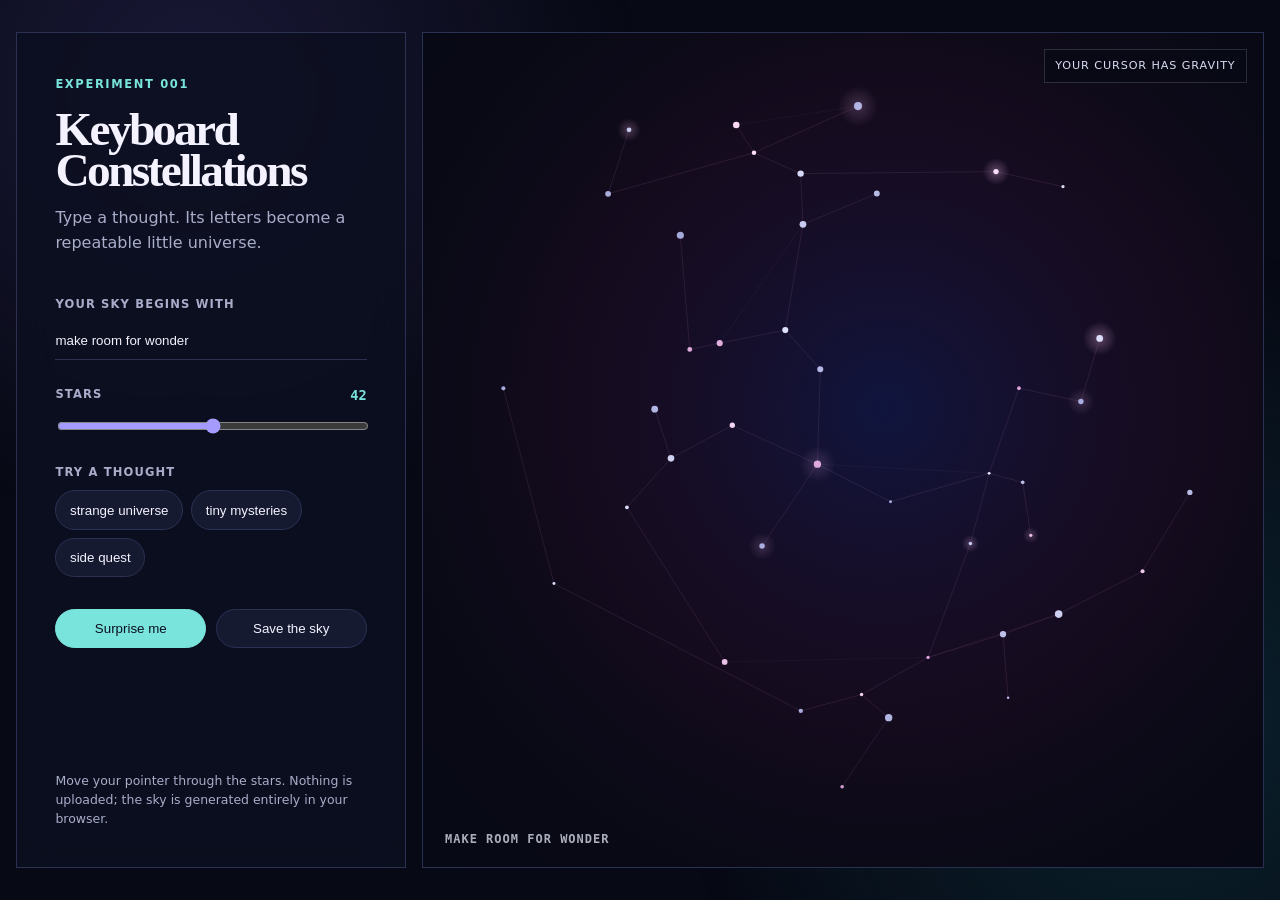
<file: projects/001-keyboard-constellations/index.html>
<!doctype html>
<html lang="en">
<head>
  <meta charset="utf-8">
  <meta name="viewport" content="width=device-width, initial-scale=1">
  <meta name="color-scheme" content="dark">
  <title>Keyboard Constellations</title>
  <style>
    :root { --night:#070914; --panel:#101426; --ink:#f4f2ff; --muted:#a9adca; --line:#2b3153; --violet:#a59bff; --aqua:#79e4dc; }
    * { box-sizing:border-box; }
    body { margin:0; min-height:100vh; color:var(--ink); background:var(--night); font:16px/1.55 ui-sans-serif,system-ui,-apple-system,sans-serif; }
    body::before { content:""; position:fixed; inset:0; pointer-events:none; background:radial-gradient(circle at 15% 10%,#40387c55,transparent 28rem),radial-gradient(circle at 90% 80%,#125b6550,transparent 30rem); }
    main { position:relative; width:min(1380px,calc(100% - 2rem)); margin:auto; padding:2rem 0; display:grid; grid-template-columns:minmax(280px,390px) 1fr; min-height:100vh; gap:1rem; }
    .controls,.stage { border:1px solid var(--line); background:#0c1020d9; backdrop-filter:blur(18px); }
    .controls { padding:clamp(1.5rem,3vw,2.7rem); display:flex; flex-direction:column; }
    .eyebrow { color:var(--aqua); font-size:.72rem; letter-spacing:.14em; text-transform:uppercase; font-weight:800; }
    h1 { margin:.8rem 0 1rem; font:700 clamp(2.75rem,3.7vw,4rem)/.86 Georgia,serif; letter-spacing:-.055em; }
    .intro { color:var(--muted); margin-bottom:2.5rem; }
    label,.label { display:block; margin-bottom:.5rem; color:var(--muted); font-size:.72rem; letter-spacing:.1em; text-transform:uppercase; font-weight:800; }
    input[type="text"] { width:100%; border:0; border-bottom:1px solid var(--line); padding:.7rem 0; color:var(--ink); background:transparent; font:600 1.05rem/1.3 inherit; outline:none; }
    input[type="text"]:focus { border-color:var(--aqua); }
    .range-row { margin-top:1.6rem; display:grid; grid-template-columns:1fr auto; align-items:center; gap:.75rem; }
    .range-row label { margin:0; } output { color:var(--aqua); font:700 .85rem ui-monospace,monospace; }
    input[type="range"] { grid-column:1/-1; width:100%; accent-color:var(--violet); }
    .presets { margin-top:1.8rem; } .chips { display:flex; flex-wrap:wrap; gap:.5rem; }
    button { color:var(--ink); border:1px solid var(--line); background:#151a31; padding:.7rem .85rem; border-radius:99px; cursor:pointer; font:700 .78rem inherit; }
    button:hover,button:focus-visible { border-color:var(--aqua); outline:none; transform:translateY(-1px); }
    .actions { margin-top:2rem; display:grid; grid-template-columns:1fr 1fr; gap:.6rem; } .actions button:first-child { color:#0b1020; background:var(--aqua); border-color:var(--aqua); }
    .hint { margin:auto 0 0; padding-top:2rem; color:var(--muted); font-size:.78rem; }
    .stage { position:relative; min-width:0; min-height:640px; overflow:hidden; }
    canvas { display:block; width:100%; height:100%; min-height:640px; touch-action:none; }
    .stage-note { position:absolute; top:1rem; right:1rem; margin:0; padding:.45rem .65rem; border:1px solid #ffffff25; color:#d9dcf2; background:#070914aa; font-size:.7rem; letter-spacing:.08em; text-transform:uppercase; pointer-events:none; }
    .sr-only { position:absolute; width:1px; height:1px; padding:0; margin:-1px; overflow:hidden; clip:rect(0,0,0,0); white-space:nowrap; border:0; }
    noscript { display:block; padding:1rem; background:#421f33; }
    @media (max-width:820px) { main{grid-template-columns:1fr;padding:1rem 0}.stage,canvas{min-height:65vh}.controls{min-height:auto}.hint{margin-top:2rem} }
    @media (prefers-reduced-motion:reduce) { *,*::before,*::after{scroll-behavior:auto!important;transition:none!important} }
  </style>
</head>
<body>
  <noscript>This experiment needs JavaScript to draw your constellation.</noscript>
  <main>
    <section class="controls" aria-labelledby="title">
      <div>
        <span class="eyebrow">Experiment 001</span>
        <h1 id="title">Keyboard<br>Constellations</h1>
        <p class="intro">Type a thought. Its letters become a repeatable little universe.</p>
      </div>
      <div>
        <label for="phrase">Your sky begins with</label>
        <input id="phrase" type="text" maxlength="80" value="make room for wonder" autocomplete="off" spellcheck="true">
      </div>
      <div class="range-row">
        <label for="density">Stars</label><output id="density-output" for="density">42</output>
        <input id="density" type="range" min="12" max="72" value="42">
      </div>
      <div class="presets">
        <span class="label">Try a thought</span>
        <div class="chips">
          <button type="button" data-phrase="hello, strange universe">strange universe</button>
          <button type="button" data-phrase="bugs are tiny mysteries">tiny mysteries</button>
          <button type="button" data-phrase="one more side quest">side quest</button>
        </div>
      </div>
      <div class="actions">
        <button id="surprise" type="button">Surprise me</button>
        <button id="save" type="button">Save the sky</button>
      </div>
      <p class="hint">Move your pointer through the stars. Nothing is uploaded; the sky is generated entirely in your browser.</p>
    </section>
    <section class="stage" aria-label="Generated constellation">
      <canvas id="sky" width="900" height="700">A generated constellation based on your phrase.</canvas>
      <p class="stage-note">your cursor has gravity</p>
      <p id="status" class="sr-only" aria-live="polite"></p>
    </section>
  </main>
  <script src="constellation.js"></script>
  <script src="app.js"></script>
</body>
</html>
</file>
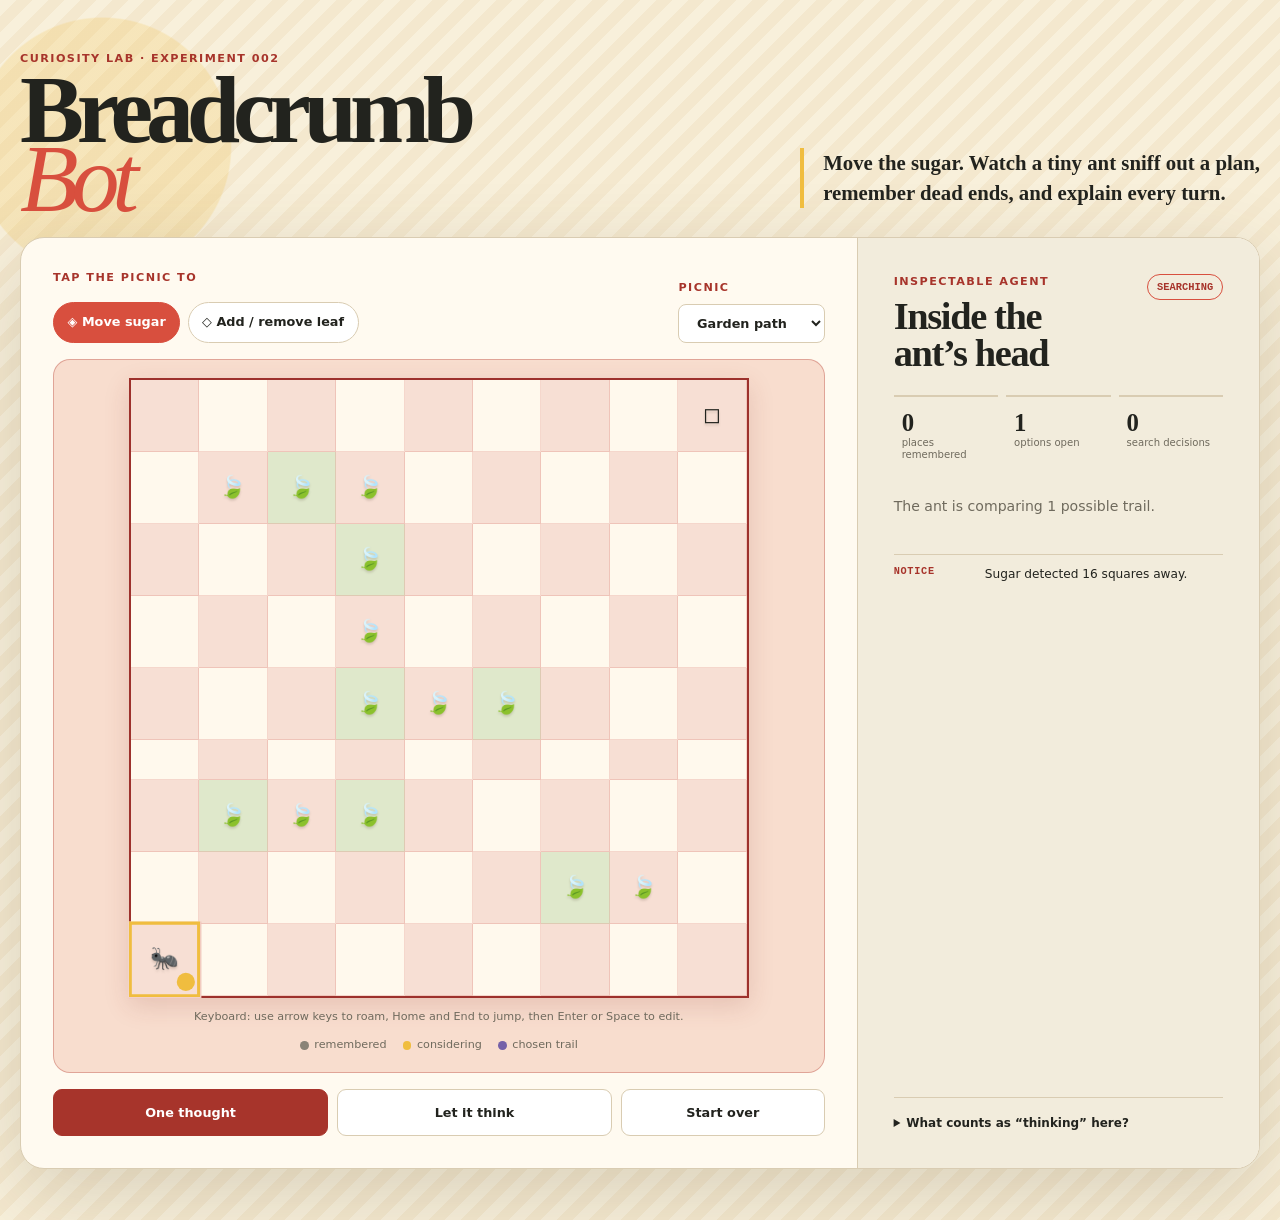
<file: projects/002-breadcrumb-bot/index.html>
<!doctype html>
<html lang="en">
<head>
  <meta charset="utf-8">
  <meta name="viewport" content="width=device-width, initial-scale=1">
  <meta name="color-scheme" content="light">
  <title>Breadcrumb Bot</title>
  <link rel="stylesheet" href="style.css">
</head>
<body>
  <noscript>This picnic needs JavaScript so the ant can think.</noscript>
  <main>
    <header>
      <div>
        <p class="eyebrow">Curiosity Lab · Experiment 002</p>
        <h1>Breadcrumb<br><em>Bot</em></h1>
      </div>
      <p class="invitation">Move the sugar. Watch a tiny ant sniff out a plan, remember dead ends, and explain every turn.</p>
    </header>

    <section class="workbench" aria-label="Interactive picnic pathfinder">
      <div class="board-panel">
        <div class="toolbar" aria-label="Picnic editing tools">
          <div class="tool-group">
            <span class="group-label">Tap the picnic to</span>
            <button class="tool is-active" type="button" data-tool="goal" aria-pressed="true">◈ Move sugar</button>
            <button class="tool" type="button" data-tool="leaf" aria-pressed="false">◇ Add / remove leaf</button>
          </div>
          <div class="preset-group">
            <label for="pattern">Picnic</label>
            <select id="pattern">
              <option value="garden">Garden path</option>
              <option value="spiral">Spiral napkin</option>
              <option value="open">Open blanket</option>
            </select>
          </div>
        </div>

        <div class="picnic-wrap">
          <div id="picnic" class="picnic" role="grid" aria-label="Nine by nine picnic blanket" aria-describedby="grid-help" aria-rowcount="9" aria-colcount="9"></div>
          <p id="grid-help" class="grid-help">Keyboard: use arrow keys to roam, Home and End to jump, then Enter or Space to edit.</p>
          <div class="legend" aria-hidden="true">
            <span><i class="swatch memory"></i> remembered</span>
            <span><i class="swatch option"></i> considering</span>
            <span><i class="swatch route"></i> chosen trail</span>
          </div>
        </div>

        <div class="actions">
          <button id="step" class="primary" type="button">One thought</button>
          <button id="run" type="button">Let it think</button>
          <button id="reset" type="button">Start over</button>
        </div>
      </div>

      <aside class="mind" aria-labelledby="mind-title">
        <div class="mind-heading">
          <div>
            <p class="eyebrow">Inspectable agent</p>
            <h2 id="mind-title">Inside the ant’s head</h2>
          </div>
          <span id="phase" class="phase">searching</span>
        </div>

        <div class="meter" aria-label="Agent memory summary">
          <div><strong id="memory-count">0</strong><span>places remembered</span></div>
          <div><strong id="option-count">1</strong><span>options open</span></div>
          <div><strong id="decision-count">0</strong><span>search decisions</span></div>
        </div>

        <p id="status" class="status" aria-live="polite">The ant can smell the sugar. Ask for one thought or let it think.</p>
        <ol id="trace" class="trace" aria-label="Newest agent decisions first"></ol>

        <details>
          <summary>What counts as “thinking” here?</summary>
          <p>The ant uses A* search: it combines distance already walked with a Manhattan-distance scent estimate. Its frontier, memory, chosen trail, and tool trace are all visible—there is no remote model hiding behind the picnic.</p>
        </details>
      </aside>
    </section>
  </main>
  <script src="grid-navigation.js"></script>
  <script src="agent.js"></script>
  <script src="app.js"></script>
</body>
</html>
</file>
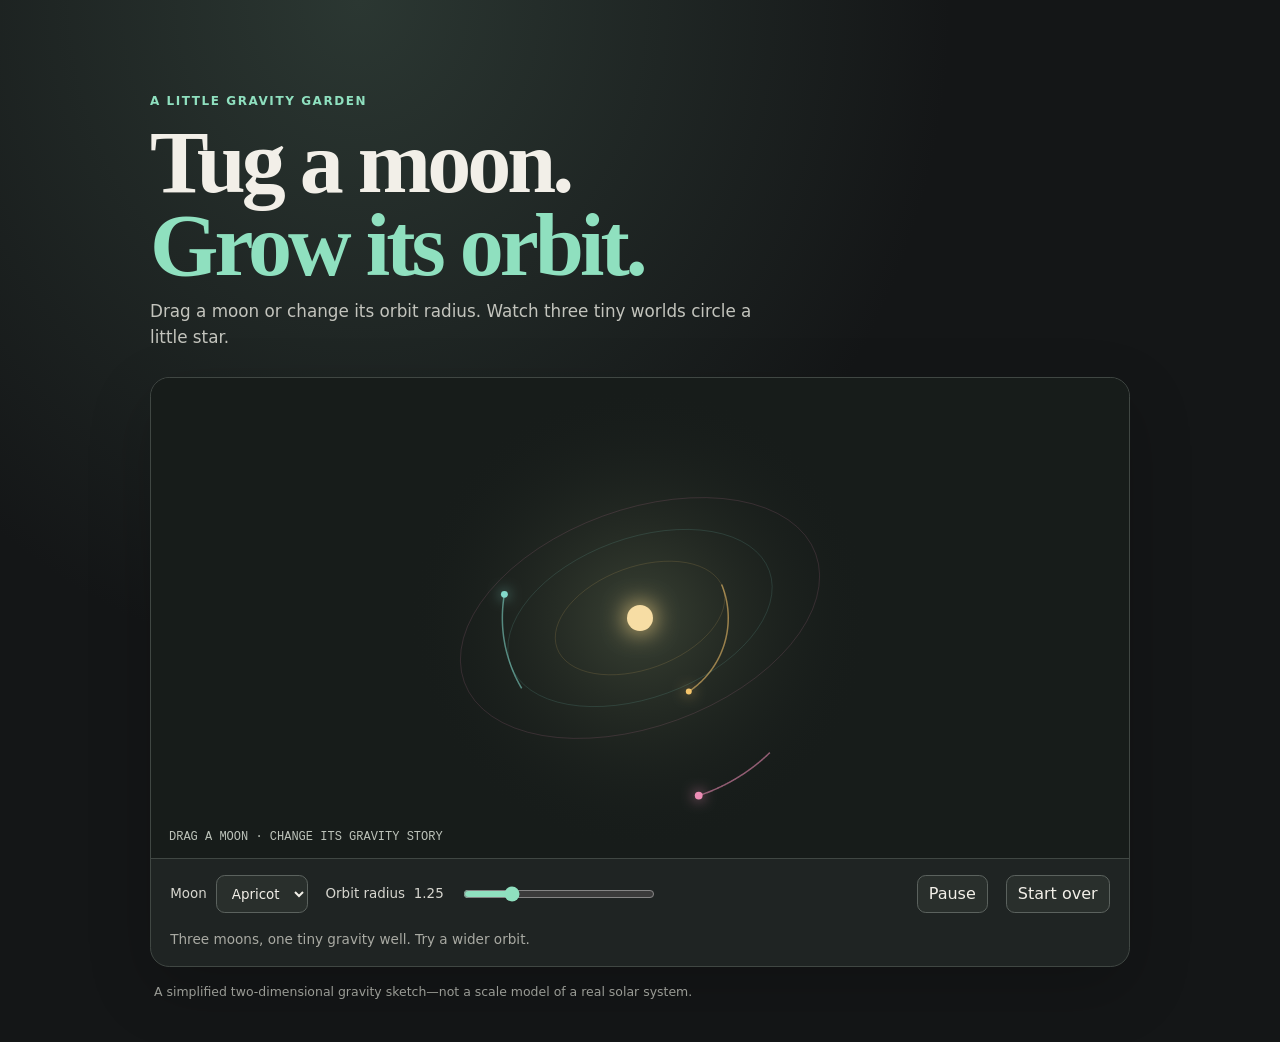
<file: projects/003-orbit-orchard/index.html>
<!doctype html>
<html lang="en">
<head>
  <meta charset="utf-8">
  <meta name="viewport" content="width=device-width, initial-scale=1">
  <meta name="color-scheme" content="dark">
  <title>Orbit Orchard — tug the moons, grow the paths</title>
  <link rel="stylesheet" href="style.css">
</head>
<body>
  <main class="page">
    <header>
      <p class="eyebrow">A little gravity garden</p>
      <h1>Tug a moon.<br><em>Grow its orbit.</em></h1>
      <p class="lede">Drag a moon or change its orbit radius. Watch three tiny worlds circle a little star.</p>
    </header>
    <section class="instrument" aria-label="Gravity playground">
      <canvas id="sky" aria-label="Animated orbits around a star. Drag a moon to change its path."></canvas>
      <div class="controls">
        <label>Moon <select id="moon"><option value="0">Apricot</option><option value="1">Mint</option><option value="2">Berry</option></select></label>
        <label class="radius-control" for="radius">Orbit radius <output id="radius-value">1.25</output></label>
        <input id="radius" type="range" min="0.7" max="3.05" step="0.05" value="1.25" aria-label="Selected moon orbit radius">
        <button id="pause" type="button" aria-pressed="false">Pause</button>
        <button id="reset" type="button">Start over</button>
      </div>
      <p id="status" class="status" aria-live="polite">Three moons, one tiny gravity well. Try a wider orbit.</p>
    </section>
    <footer>A simplified two-dimensional gravity sketch—not a scale model of a real solar system.</footer>
  </main>
  <script src="orbits.js"></script>
  <script src="app.js"></script>
</body>
</html>
</file>
<file: projects/002-breadcrumb-bot/style.css>
:root {
  --cream: #f8f0db;
  --paper: #fffaf0;
  --ink: #22231e;
  --muted: #6f6a5d;
  --tomato: #d84f3e;
  --tomato-dark: #a7342b;
  --mustard: #f0bd3f;
  --leaf: #44724d;
  --violet: #7561a8;
  --line: #d9ccb2;
}

* { box-sizing: border-box; }

body {
  margin: 0;
  min-height: 100vh;
  color: var(--ink);
  background:
    radial-gradient(circle at 8% 12%, #f0bd3f35 0 8rem, transparent 8.1rem),
    linear-gradient(135deg, #f8f0db 25%, #f4e8ce 25% 50%, #f8f0db 50% 75%, #f4e8ce 75%);
  background-size: auto, 32px 32px;
  font: 16px/1.5 ui-sans-serif, system-ui, -apple-system, BlinkMacSystemFont, sans-serif;
}

button, select { font: inherit; }
button, select, summary { cursor: pointer; }
button:focus-visible, select:focus-visible, summary:focus-visible { outline: 3px solid var(--mustard); outline-offset: 3px; }
noscript { display: block; padding: 1rem; color: white; background: var(--tomato-dark); }

main { width: min(1240px, calc(100% - 2rem)); margin: auto; padding: clamp(1.25rem, 4vw, 3.5rem) 0; }
header { display: grid; grid-template-columns: 1fr minmax(280px, 460px); align-items: end; gap: 2rem; margin-bottom: 1.5rem; }
.eyebrow, .group-label, label { margin: 0 0 .45rem; color: var(--tomato-dark); font-size: .7rem; font-weight: 850; letter-spacing: .13em; text-transform: uppercase; }
h1 { margin: 0; font: 900 clamp(3.4rem, 7.5vw, 7.4rem)/.72 Georgia, serif; letter-spacing: -.075em; }
h1 em { color: var(--tomato); font-weight: 500; }
.invitation { margin: 0 0 .35rem; padding-left: 1.2rem; border-left: 4px solid var(--mustard); font: 600 clamp(1rem, 2vw, 1.3rem)/1.45 Georgia, serif; }

.workbench { display: grid; grid-template-columns: minmax(520px, 1.35fr) minmax(310px, .65fr); border: 1px solid var(--line); border-radius: 24px; overflow: hidden; background: var(--paper); box-shadow: 0 24px 80px #554b3630; }
.board-panel { min-width: 0; padding: clamp(1rem, 2.5vw, 2rem); }
.toolbar { display: flex; justify-content: space-between; align-items: end; gap: 1rem; margin-bottom: 1rem; }
.tool-group { display: flex; flex-wrap: wrap; align-items: center; gap: .45rem; }
.group-label { flex-basis: 100%; }
.tool, select, .actions button { border: 1px solid var(--line); border-radius: 999px; color: var(--ink); background: white; padding: .62rem .85rem; font-size: .8rem; font-weight: 760; }
.tool.is-active { color: white; border-color: var(--tomato); background: var(--tomato); }
.preset-group { min-width: 146px; }
.preset-group label { display: block; }
select { width: 100%; border-radius: 8px; }

.picnic-wrap { padding: clamp(.65rem, 2vw, 1.15rem); border: 1px solid #ad302955; border-radius: 17px; background: #f8ddce; }
.picnic {
  display: grid;
  grid-template-columns: repeat(9, 1fr);
  width: min(100%, 620px);
  margin: auto;
  aspect-ratio: 1;
  border: 2px solid #9d312c;
  background: white;
  box-shadow: 0 8px 24px #852d2628;
}
.grid-row { display: contents; }
.cell { position: relative; display: grid; place-items: center; min-width: 0; border: 0; border-right: 1px solid #d8766b42; border-bottom: 1px solid #d8766b42; border-radius: 0; background: #fff9ed; color: var(--ink); font-size: clamp(.8rem, 2.8vw, 1.35rem); transition: transform 120ms ease, box-shadow 120ms ease; }
.grid-row:nth-child(odd) .cell:nth-child(odd),
.grid-row:nth-child(even) .cell:nth-child(even) { background: #f7dfd4; }
.cell:hover { z-index: 3; box-shadow: inset 0 0 0 3px var(--mustard); }
.cell.is-memory::after, .cell.is-option::after, .cell.is-route::after { content: ""; position: absolute; width: 26%; aspect-ratio: 1; border-radius: 50%; bottom: 8%; right: 8%; background: #8a8377; }
.cell.is-option::after { background: var(--mustard); }
.cell.is-route::after { background: var(--violet); }
.cell.is-leaf { color: var(--leaf); background: #dfe8cb; }
.cell.is-ant { z-index: 2; transform: scale(1.07); background: #ffefb8; box-shadow: inset 0 0 0 3px var(--mustard); }
.cell.is-sugar { background: #fffdf8; }
.thing { position: relative; z-index: 2; filter: drop-shadow(0 2px 1px #483c2830); }
.grid-help { margin: .7rem 0 0; color: var(--muted); text-align: center; font-size: .7rem; }
.legend { display: flex; justify-content: center; flex-wrap: wrap; gap: .6rem 1rem; margin-top: .7rem; color: var(--muted); font-size: .7rem; }
.legend span { display: flex; align-items: center; gap: .35rem; }
.swatch { width: .55rem; aspect-ratio: 1; border-radius: 50%; background: #8a8377; }
.swatch.option { background: var(--mustard); } .swatch.route { background: var(--violet); }

.actions { display: grid; grid-template-columns: 1.35fr 1.35fr 1fr; gap: .55rem; margin-top: 1rem; }
.actions button { border-radius: 9px; padding: .8rem; }
.actions .primary { color: white; border-color: var(--tomato-dark); background: var(--tomato-dark); }
.actions button:hover { transform: translateY(-1px); border-color: var(--tomato); }

.mind { display: flex; flex-direction: column; padding: clamp(1.3rem, 3vw, 2.25rem); border-left: 1px solid var(--line); background: #f2ecdc; }
.mind-heading { display: flex; justify-content: space-between; gap: 1rem; align-items: start; }
h2 { margin: 0; max-width: 11ch; font: 800 clamp(1.7rem, 3vw, 2.4rem)/.95 Georgia, serif; letter-spacing: -.035em; }
.phase { padding: .35rem .55rem; border: 1px solid var(--tomato); border-radius: 999px; color: var(--tomato-dark); font: 800 .65rem ui-monospace, monospace; text-transform: uppercase; }
.meter { display: grid; grid-template-columns: repeat(3, 1fr); gap: .5rem; margin: 1.5rem 0; }
.meter div { padding: .7rem .5rem; border-top: 2px solid var(--line); }
.meter strong, .meter span { display: block; }
.meter strong { font: 700 1.55rem Georgia, serif; }
.meter span { color: var(--muted); font-size: .63rem; line-height: 1.2; }
.status { margin: 0 0 1rem; min-height: 3em; color: var(--muted); font-size: .88rem; }
.trace { display: flex; flex-direction: column; gap: .5rem; min-height: 260px; margin: 0; padding: 0; list-style: none; }
.trace li { display: grid; grid-template-columns: 5.2rem 1fr; gap: .5rem; padding: .62rem 0; border-top: 1px solid var(--line); font-size: .76rem; }
.trace b { color: var(--tomato-dark); font: 800 .64rem ui-monospace, monospace; letter-spacing: .07em; text-transform: uppercase; }
.trace li:first-child { animation: arrive 220ms ease-out; }
details { margin-top: auto; padding-top: 1rem; border-top: 1px solid var(--line); color: var(--muted); font-size: .75rem; }
summary { color: var(--ink); font-weight: 750; }
details p { margin-bottom: 0; }

@keyframes arrive { from { opacity: 0; transform: translateY(-5px); } }
@media (max-width: 860px) {
  main { width: min(100% - 1rem, 680px); padding-top: 1rem; }
  header { grid-template-columns: 1fr; gap: 1rem; }
  h1 { font-size: clamp(3.25rem, 14vw, 5rem); }
  .invitation { max-width: 36rem; }
  .workbench { grid-template-columns: 1fr; border-radius: 16px; }
  .mind { border-left: 0; border-top: 1px solid var(--line); }
  .trace { min-height: 0; }
}
@media (max-width: 520px) {
  .toolbar { align-items: stretch; flex-direction: column; }
  .preset-group { width: 100%; }
  .actions { grid-template-columns: 1fr 1fr; }
  .actions #reset { grid-column: 1 / -1; }
  .board-panel { padding: .75rem; }
  .picnic-wrap { padding: .45rem; }
  .legend { font-size: .62rem; }
}
@media (prefers-reduced-motion: reduce) { *, *::before, *::after { animation: none !important; transition: none !important; } }
</file>
<file: projects/003-orbit-orchard/style.css>
:root { color-scheme: dark; --paper:#141617; --panel:#1f2423; --ink:#f2efe8; --muted:#a9aaa3; --line:#404743; --mint:#8fe0bf; }
* { box-sizing:border-box; }
body { margin:0; min-height:100vh; color:var(--ink); background:radial-gradient(ellipse at 28% 0,#2b3732,transparent 37rem),var(--paper); font:16px/1.5 ui-sans-serif,system-ui,sans-serif; }
.page { width:min(980px,calc(100% - 2rem)); margin:auto; padding:clamp(2.5rem,7vw,5rem) 0 1.5rem; }
.eyebrow { color:var(--mint); font-size:.75rem; font-weight:700; letter-spacing:.13em; text-transform:uppercase; }
h1 { margin:.75rem 0; font:600 clamp(3rem,8vw,5.5rem)/.94 Georgia,serif; letter-spacing:-.045em; }
h1 em { color:var(--mint); font-style:normal; }
.lede { max-width:39rem; margin:0 0 1.7rem; color:#c3c4bd; font-size:1.05rem; }
.instrument { overflow:hidden; border:1px solid var(--line); border-radius:1.2rem; background:var(--panel); box-shadow:0 1.4rem 4rem #0003; }
canvas { display:block; width:100%; height:480px; touch-action:none; cursor:grab; }
canvas:active { cursor:grabbing; }
.controls { display:flex; flex-wrap:wrap; align-items:center; gap:.8rem 1.1rem; padding:1rem 1.2rem; border-top:1px solid var(--line); }
.controls label { display:flex; align-items:center; gap:.55rem; color:#d7d6cf; font-size:.84rem; }
select,button { min-height:2.4rem; padding:.35rem .7rem; border:1px solid #5b625e; border-radius:.55rem; color:var(--ink); background:#292f2c; font:inherit; }
button { cursor:pointer; }
button:hover,select:hover { border-color:var(--mint); }
button:focus-visible,select:focus-visible,input:focus-visible { outline:3px solid #fff; outline-offset:2px; }
input[type=range] { width:min(12rem,30vw); accent-color:var(--mint); }
.controls button:first-of-type { margin-left:auto; }
.status { min-height:1.4rem; margin:0; padding:0 1.2rem 1rem; color:var(--muted); font-size:.85rem; }
footer { margin:1rem .25rem; color:#999b95; font-size:.78rem; }
@media(max-width:600px) {
  .page { width:calc(100% - 1rem); padding-top:2rem; }
  canvas { height:360px; }
  .controls { gap:.7rem; padding:.8rem; }
  .radius-control { margin-left:auto; }
  input[type=range] { width:8rem; }
  .controls button:first-of-type { margin-left:0; }
}
@media(prefers-reduced-motion:reduce) { * { scroll-behavior:auto!important; } }
</file>
